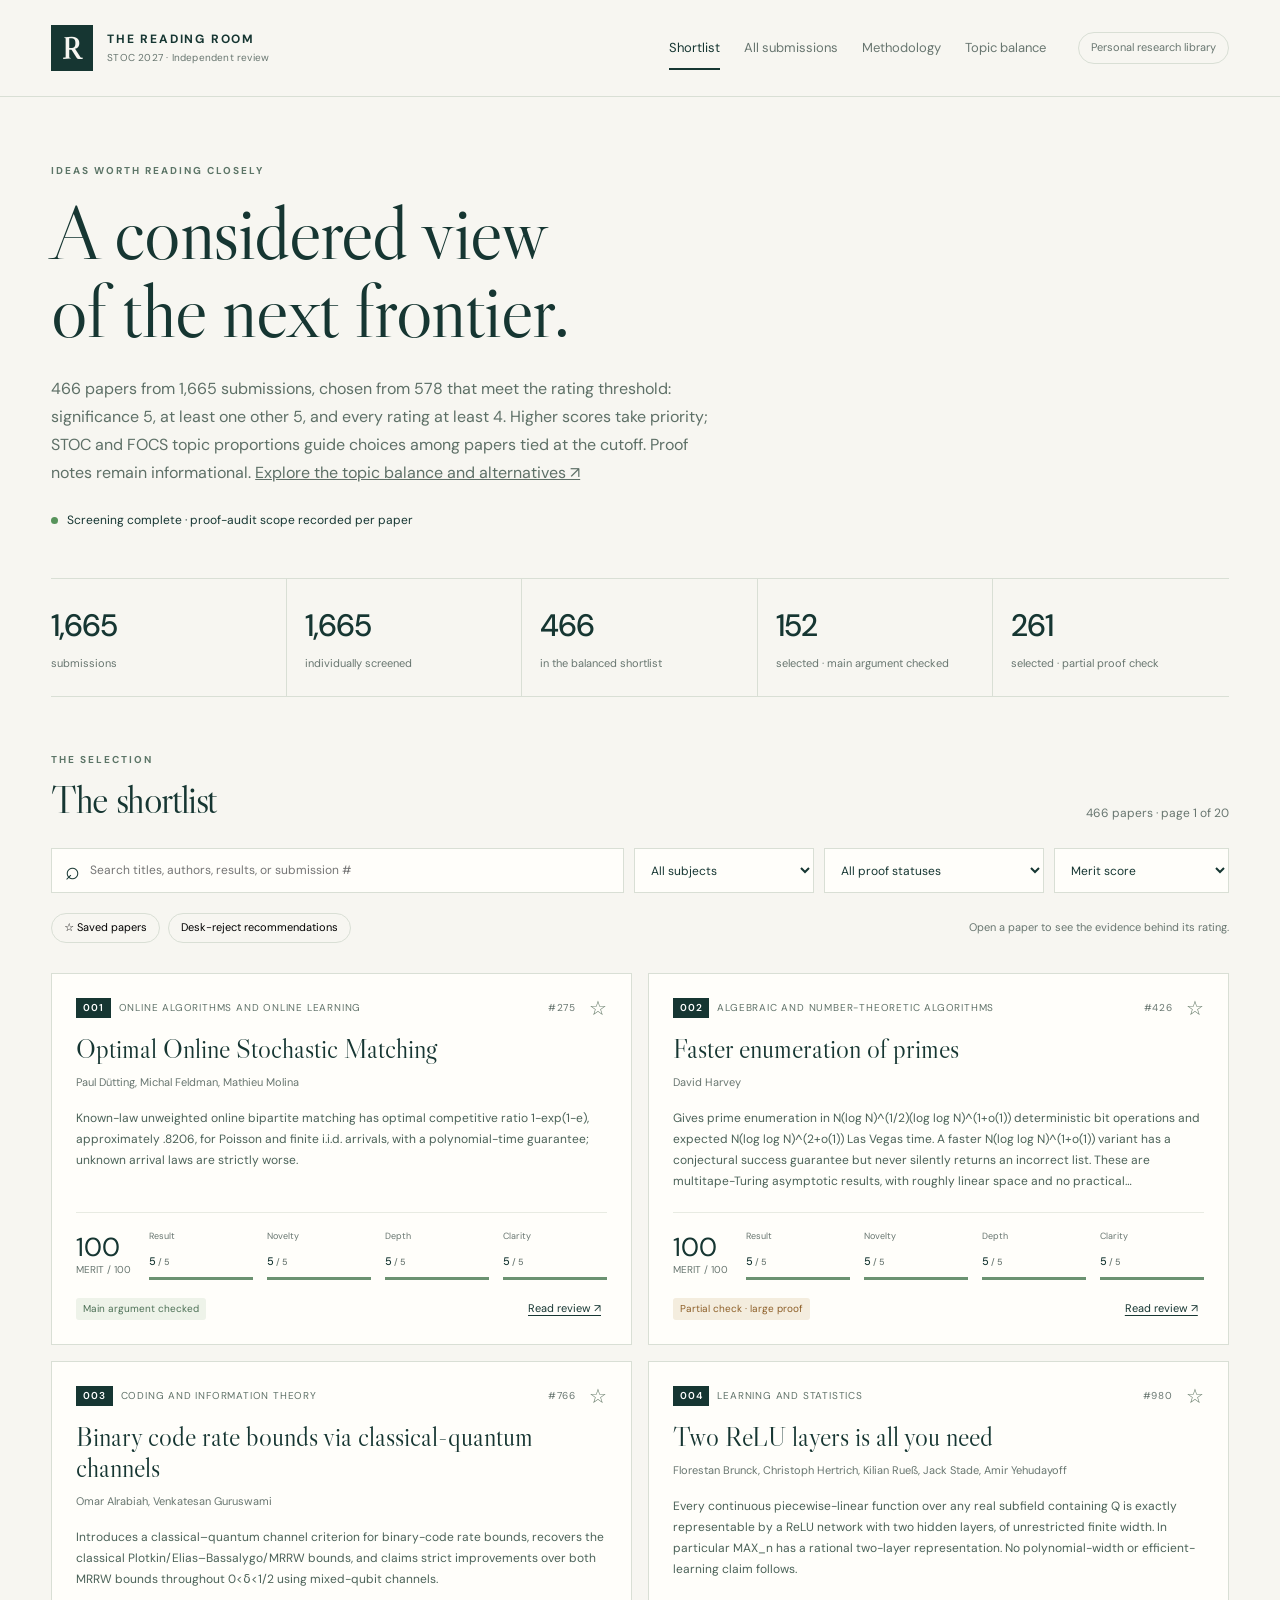
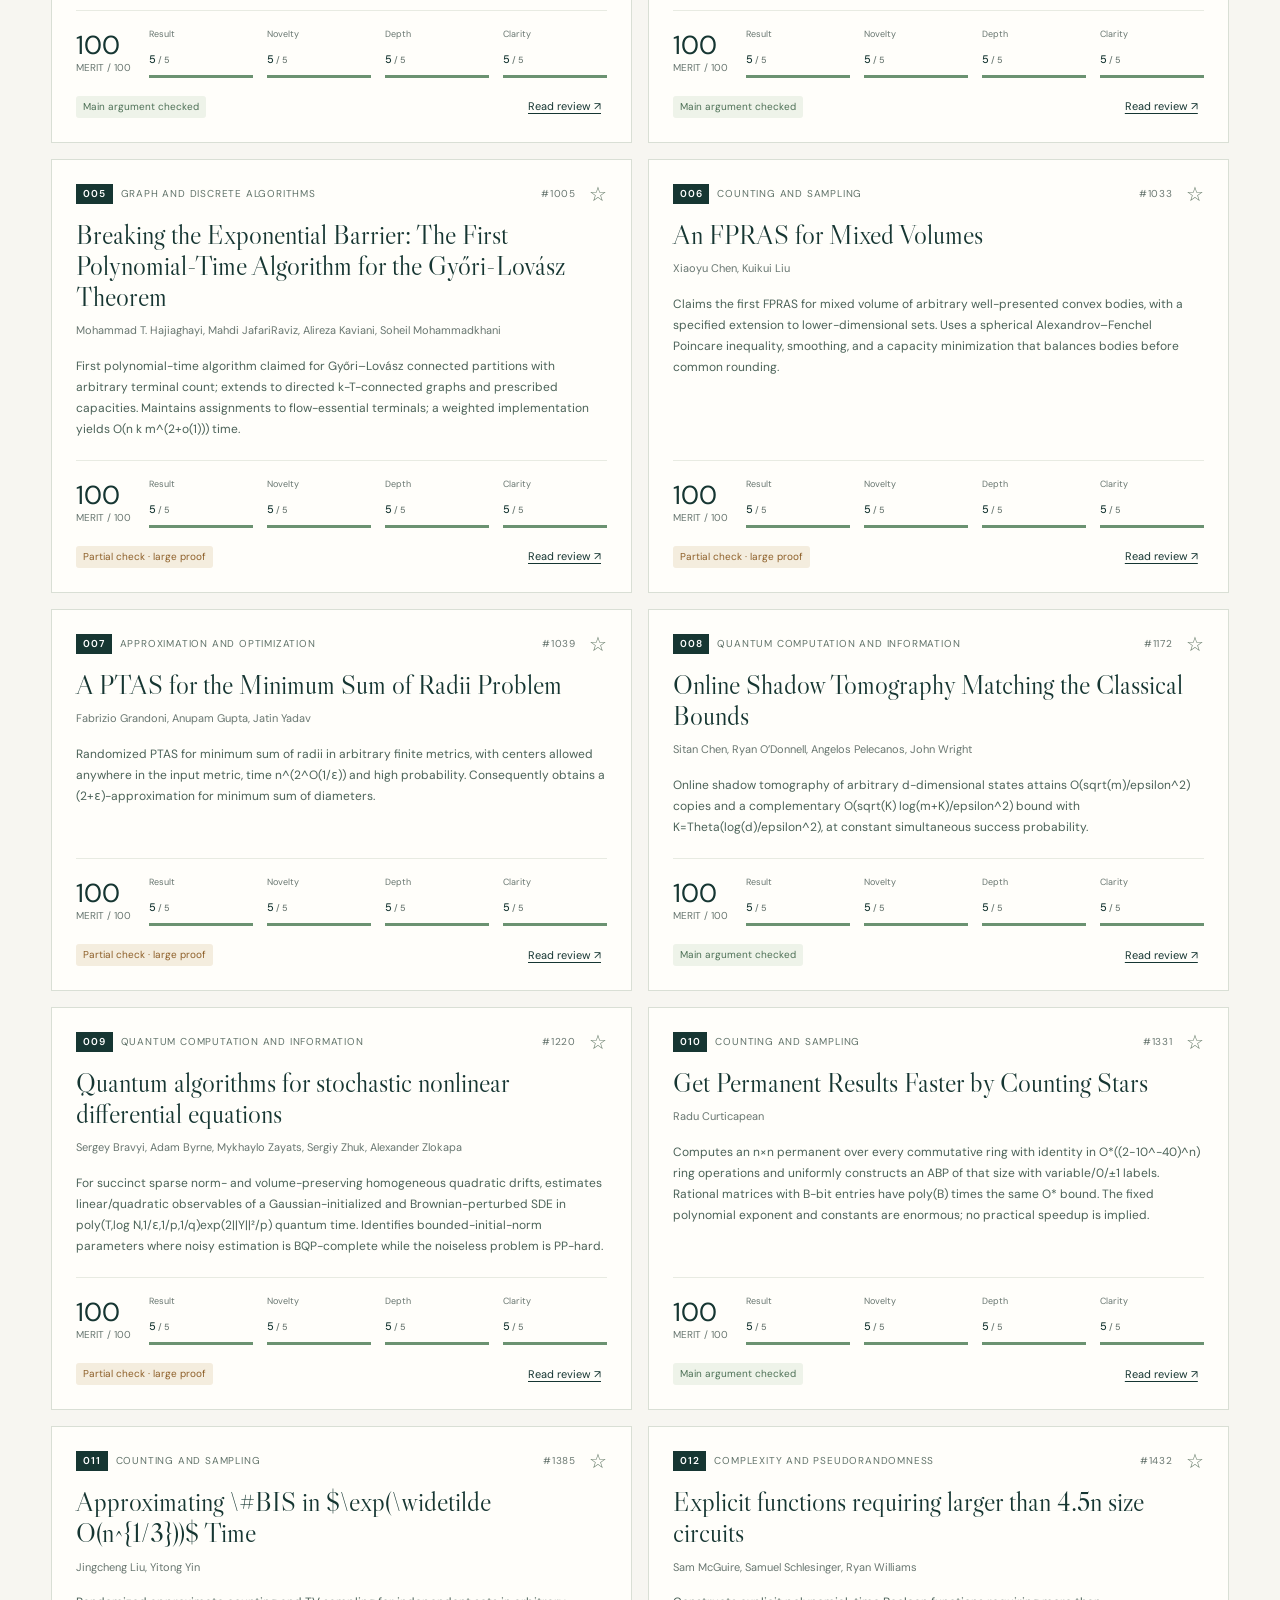
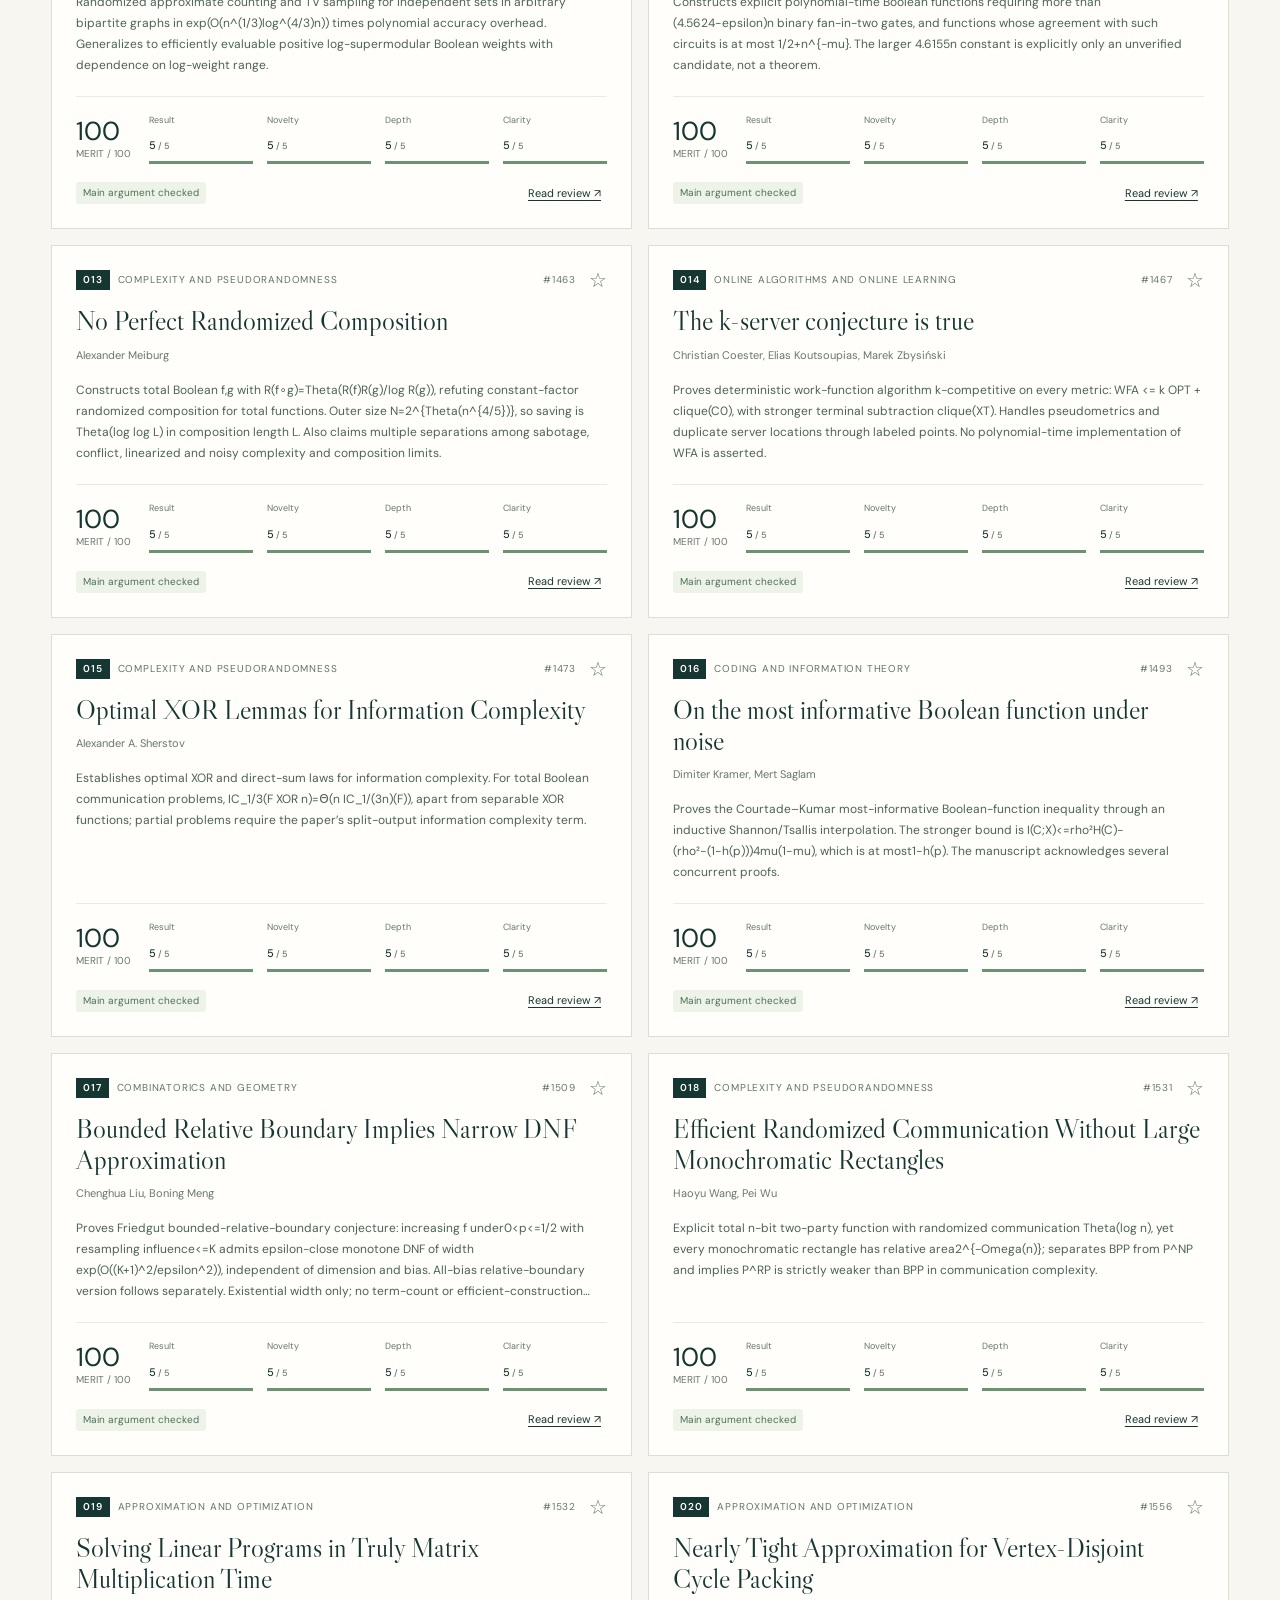
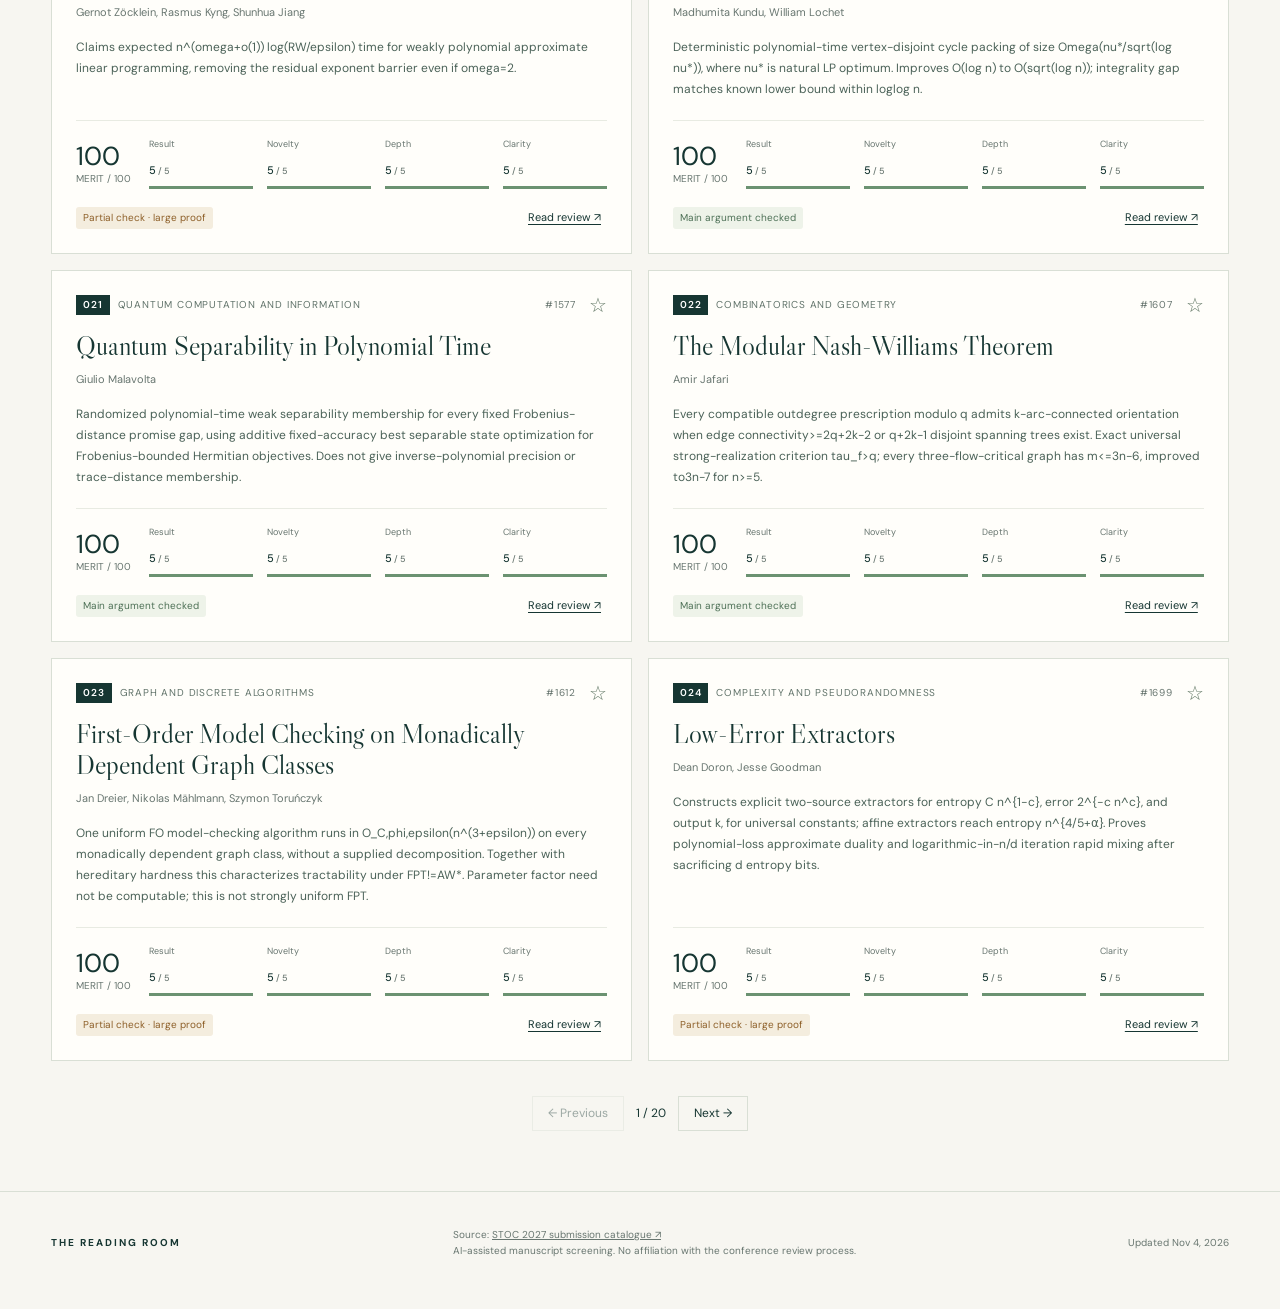
<file: index.html>
<!doctype html>
<html lang="en">
<head><meta charset="utf-8"><meta name="viewport" content="width=device-width,initial-scale=1"><meta name="theme-color" content="#132f2d"><title>STOC 2027 · The Reading Room</title><meta name="description" content="Independent, evidence-linked manuscript reviews and a 466-paper shortlist using explicit ratings and STOC/FOCS topic balance."><link rel="stylesheet" href="style.css?v=topic-balanced-20261104"></head>
<body>
<header class="mast"><a class="brand" href="#"><span class="mark">R</span><span>THE READING ROOM<small>STOC 2027 · Independent review</small></span></a><nav><button data-view="selected" class="nav active">Shortlist</button><button data-view="all" class="nav">All submissions</button><button data-view="method" class="nav">Methodology</button><a class="nav" href="topic-balance/">Topic balance</a></nav><span class="private">Personal research library</span></header>
<main>
<section class="hero" data-count="466"><div class="eyebrow">IDEAS WORTH READING CLOSELY</div><h1>A considered view<br>of the next frontier.</h1><p class="lede">466 papers from 1,665 submissions, chosen from 578 that meet the rating threshold: significance 5, at least one other 5, and every rating at least 4. Higher scores take priority; STOC and FOCS topic proportions guide choices among papers tied at the cutoff. Proof notes remain informational. <a href="topic-balance/">Explore the topic balance and alternatives ↗</a></p><div class="hero-note"><span class="dot"></span><span id="progress-note">Loading review progress…</span></div></section>
<section class="stats" aria-label="Review progress"><div><strong id="count-total">—</strong><span>submissions</span></div><div><strong id="count-reviewed">—</strong><span>individually screened</span></div><div><strong id="count-selected">—</strong><span>in the balanced shortlist</span></div><div><strong id="count-checked">—</strong><span>selected · main argument checked</span></div><div><strong id="count-large">—</strong><span>selected · partial proof check</span></div></section>
<section id="method-panel" hidden class="method panel"><div class="eyebrow">HOW TO READ THIS COLLECTION</div><h2>Merit and correctness are separate questions.</h2><p>This is an independent, AI-assisted reading recommendation, not a STOC programme-committee decision. Scores summarize judgments made from the linked manuscript; they are not measurements of objective scientific worth. The catalogue contains submissions, not confirmed acceptances.</p><div class="method-grid"><article><h3>The selection rule</h3><p>Significance must equal 5. Novelty, technical depth, and exposition must each be at least 4, and at least one of those three must equal 5. This qualifies 578 papers. The 466-paper shortlist retains all 367 papers above 92/100 and selects 99 of the 211 papers tied at 92 using topic balance. Proof-audit status does not affect selection. <a href="topic-balance/">Inspect the allocation and all alternatives ↗</a></p><h3>The display score</h3><p>Each criterion is rated from 1 to 5. Significance contributes 45%, novelty 25%, technical depth 15%, and exposition 15%. A score of 3 means a substantial specialist contribution; 5 is reserved for exceptional advances.</p><p>Author identity, institutional prestige, and AI-assistance disclosures do not determine scores. Merit scores assess the claimed contribution under its stated assumptions. They do not certify correctness. Existing proof notes remain available as additional information.</p></article><article><h3>Proof notes for reference</h3><p><b>Main argument checked:</b> the recorded central argument was traced with no unresolved substantive gap found, subject to any explicitly documented corrections and qualifications. This is a review judgment, not a formal correctness certificate.</p><p><b>Partial check · large proof:</b> specific core steps were inspected, but the proof is too extensive for complete verification here. The review lists both checked and remaining work.</p><p>Proof-status labels, unresolved concerns, and audit limitations remain visible for readers. They are informational and do not determine membership or display order.</p></article><article><h3>Desk-reject recommendations</h3><p>Reserved for concrete manuscript-grounded reasons such as a false main claim, an essential missing argument, a fundamental model mismatch, or no identifiable theoretical contribution. Every recommendation must give evidence.</p><p>A modest result or difficult exposition alone is not a desk-reject reason. An unreviewed manuscript has no score.</p></article><article><h3>Coverage and limitations</h3><p id="method-coverage"></p><p>The PDF links identify the source and relevant pages. Novelty comparisons identify whether previous results were independently checked. The 466-paper target is about 28% of this catalogue, a working target rather than a verified current conference acceptance rate. The official FOCS 2025 rate of 137/546 (25.1%) supplies a 418-paper sensitivity case. Equal weights on STOC 2026 and FOCS 2026 topic proportions guide allocation only at the weighted-score cutoff; historical shares are not official caps. The STOC 2027 committee roster was checked for topic expertise, not converted into quotas. The weighted merit score determines display order; equal scores within each topic are selected by submission number. The final number tie-break is administrative, not a claim of scientific superiority. Closely scored papers should be read as a group, not as precisely ordered scientific merit.</p><a href="data.json" download="stoc2027-review-data.json">Download the review data ↗</a></article></div></section>
<section id="library"><div class="section-head"><div><div class="eyebrow" id="section-eyebrow">THE SELECTION</div><h2 id="section-title">The shortlist</h2></div><span id="result-count" class="muted"></span></div>
<div class="tools"><label class="search"><span aria-hidden="true">⌕</span><input id="search" type="search" placeholder="Search titles, authors, results, or submission #" aria-label="Search papers"></label><select id="area" aria-label="Filter by subject"><option value="">All subjects</option></select><select id="proof" aria-label="Filter by proof status"><option value="">All proof statuses</option><option value="main-proof-checked">Main argument checked</option><option value="partial-large-proof">Partial check · large proof</option><option value="unresolved">Unresolved concern</option><option value="incorrect">Demonstrated flaw</option><option value="not-audited">Screened · no deep audit</option></select><select id="sort" aria-label="Sort papers"><option value="merit">Merit score</option><option value="significance">Result significance</option><option value="exposition">Exposition</option><option value="number">Submission number</option></select></div>
<div class="subtools"><div class="pills"><button id="star-filter" aria-pressed="false">☆ Saved papers</button><button id="desk-filter" aria-pressed="false">Desk-reject recommendations</button></div><p>Open a paper to see the evidence behind its rating.</p></div>
<div id="cards" class="cards" aria-live="polite"></div><div id="pagination" class="pagination"></div>
</section>
</main>
<dialog id="paper-dialog"><div id="paper-detail"></div><button id="close-dialog" class="close" aria-label="Close paper review">×</button></dialog>
<footer><span class="brand-small">THE READING ROOM</span><p>Source: <a href="https://stoc2027.sigact-ec.workers.dev" target="_blank" rel="noopener">STOC 2027 submission catalogue ↗</a><br>AI-assisted manuscript screening. No affiliation with the conference review process.</p><span id="updated"></span></footer>
<script src="app.js?v=topic-balanced-20261104"></script>
</body></html>
</file>
<file: style.css>
@import url('https://fonts.googleapis.com/css2?family=DM+Sans:wght@400;500;600;700&family=Libre+Caslon+Display&display=swap');
:root{--paper:#f7f6f1;--ink:#163632;--muted:#687670;--line:#d9dfd5;--accent:#b5e0af;--white:#fffefa;--warn:#8d5f28;--red:#9b3f35}*{box-sizing:border-box}body{margin:0;background:var(--paper);color:var(--ink);font-family:'DM Sans',system-ui,sans-serif;font-size:15px;line-height:1.6}button,input,select{font:inherit}button,a,input,select{outline-offset:4px}a{color:inherit}button{cursor:pointer}button:disabled{cursor:default;opacity:.4}.mast{max-width:1500px;margin:auto;padding:25px 4vw;display:flex;align-items:center;gap:32px;border-bottom:1px solid var(--line)}.brand{display:flex;align-items:center;gap:14px;text-decoration:none;font-size:12px;letter-spacing:1.8px;font-weight:700}.brand small{display:block;letter-spacing:.2px;font-size:10px;font-weight:400;color:var(--muted)}.mark{display:grid;place-items:center;background:var(--ink);color:var(--paper);font-family:'Libre Caslon Display',Georgia,serif;font-size:30px;width:42px;height:46px}nav{display:flex;gap:24px;margin-left:auto}.nav{text-decoration:none;border:0;background:none;font-size:13px;color:var(--muted);padding:10px 0}.nav.active{color:var(--ink);box-shadow:0 2px 0 var(--ink)}.private{font-size:11px;color:var(--muted);border:1px solid var(--line);border-radius:20px;padding:6px 12px}main{max-width:1390px;margin:auto;padding:0 4vw}.hero{padding:66px 0 48px;position:relative;max-width:900px}.eyebrow{font-size:10px;font-weight:700;letter-spacing:2px;margin-bottom:14px;color:#5c7567}h1,h2{font-family:'Libre Caslon Display',Georgia,serif;font-weight:400;letter-spacing:-1.4px}h1{font-size:clamp(48px,6vw,82px);line-height:1.02;margin:0 0 25px}h2{font-size:39px;line-height:1.2;margin:0}.lede{font-size:16px;line-height:1.75;max-width:660px;color:#5e7067}.hero-note{font-size:12px;display:flex;align-items:center;gap:9px;margin-top:24px}.dot{width:7px;height:7px;border-radius:50%;background:#57935b}.stats{display:grid;grid-template-columns:repeat(5,1fr);border-top:1px solid var(--line);border-bottom:1px solid var(--line);margin-bottom:55px}.stats>div{padding:22px 18px;border-right:1px solid var(--line)}.stats>div:first-child{padding-left:0}.stats>div:last-child{border-right:0}.stats strong{display:block;font-size:31px;letter-spacing:-1px;font-weight:500}.stats span{font-size:11px;color:var(--muted)}.section-head{display:flex;justify-content:space-between;align-items:end;margin-bottom:25px}.section-head .eyebrow{margin-bottom:8px}.muted{color:var(--muted);font-size:12px}.tools{display:grid;grid-template-columns:minmax(260px,1fr) 180px 220px 175px;gap:10px}.search{display:flex;align-items:center;border:1px solid var(--line);background:var(--white);padding:0 13px}.search span{font-size:25px;margin-right:10px}input{border:0;min-width:0;width:100%;background:transparent;padding:12px 0;font-size:12px;color:var(--ink)}select{border:1px solid var(--line);background:var(--white);padding:12px;font-size:12px;color:var(--ink);border-radius:0}.subtools{display:flex;align-items:center;justify-content:space-between;margin:15px 0 25px}.subtools p{color:var(--muted);font-size:11px}.pills{display:flex;gap:8px}.pills button{border:1px solid var(--line);background:none;border-radius:20px;padding:5px 12px;font-size:11px}.pills button[aria-pressed=true]{background:var(--ink);color:white;border-color:var(--ink)}.cards{display:grid;grid-template-columns:repeat(2,minmax(0,1fr));gap:16px}.card{background:var(--white);border:1px solid var(--line);padding:24px;position:relative;display:flex;flex-direction:column;transition:border-color .15s}.card:hover{border-color:#8eaa92}.card-top{display:flex;align-items:center;gap:8px;margin-bottom:15px;font-size:10px;letter-spacing:.8px;text-transform:uppercase}.area{color:#61736a}.number{margin-left:auto;color:var(--muted);white-space:nowrap}.star{border:0;background:none;font-size:20px;line-height:1;color:#667b69;padding:0 0 0 5px}.rank{background:var(--ink);color:white;font-weight:600;padding:2px 7px;font-size:10px}.card h3{font-family:'Libre Caslon Display',Georgia,serif;font-size:27px;line-height:1.15;font-weight:400;letter-spacing:-.2px;margin:0 0 10px}.title-button{text-align:left;border:0;background:none;font:inherit;color:inherit;cursor:pointer;padding:0}.authors{font-size:11px;color:var(--muted);margin:0 0 16px}.summary{font-size:12px;line-height:1.75;color:#4b6258;margin:0 0 20px;display:-webkit-box;-webkit-line-clamp:4;-webkit-box-orient:vertical;overflow:hidden}.score-row{display:flex;gap:18px;align-items:center;border-top:1px solid #e8ebe2;padding-top:16px;margin-top:auto}.merit{font-size:26px;line-height:1;min-width:45px}.merit small{font-size:10px;font-weight:400;color:var(--muted);display:block;margin-top:5px}.mini-scores{display:grid;grid-template-columns:repeat(4,1fr);gap:14px;flex:1}.mini-scores span{font-size:9px;color:var(--muted);display:block;margin-bottom:5px}.mini-scores b{font-size:11px;font-weight:500}.bar{height:3px;background:#e6eadd;margin-top:5px}.bar i{display:block;background:#6b9271;height:3px}.status-row{display:flex;align-items:center;gap:8px;justify-content:space-between;margin-top:18px}.badge{font-size:10px;background:#eef3e9;border-radius:3px;padding:3px 7px;color:#4d7056}.badge.partial{background:#f4edde;color:var(--warn)}.badge.issue{background:#f7e9e3;color:var(--red)}.badge.pending{background:#efefeb;color:#777}.detail-button{border:0;background:none;font-size:11px;text-decoration:underline;text-underline-offset:3px;color:var(--ink)}.empty{grid-column:1/-1;padding:60px 25px;border:1px dashed #b8c7b5;text-align:center}.empty h3{font-family:Georgia,serif;font-weight:400;font-size:25px}.empty p{max-width:620px;margin:15px auto;color:var(--muted);font-size:13px}.empty button,.primary{background:var(--ink);color:white;border:0;padding:10px 17px;font-size:12px}.pagination{display:flex;gap:12px;align-items:center;justify-content:center;margin:35px 0 60px;font-size:12px}.pagination button{background:none;border:1px solid var(--line);padding:7px 15px;color:var(--ink)}.method{margin-bottom:50px}.method>p{max-width:800px;color:var(--muted)}.method-grid{display:grid;grid-template-columns:1fr 1fr;gap:30px;margin-top:30px}.method h3{font-size:17px}.method-grid p{font-size:13px;color:#5e7067}footer{max-width:1390px;margin:auto;border-top:1px solid var(--line);padding:25px 4vw 40px;display:flex;align-items:center;justify-content:space-between;gap:25px;font-size:10px;color:var(--muted)}.brand-small{font-weight:700;letter-spacing:2px;color:var(--ink)}dialog{width:min(850px,94vw);max-height:90vh;border:1px solid var(--line);background:var(--white);padding:42px;color:var(--ink);box-shadow:0 15px 80px #132f2d30}dialog::backdrop{background:#102c2a70;backdrop-filter:blur(4px)}.close{position:absolute;right:15px;top:10px;border:0;background:none;font-size:30px;color:var(--ink)}dialog h2{font-size:38px;margin:15px 0}dialog h3{font-size:15px;margin-top:26px}dialog p,dialog li{font-size:13px;color:#52675d}dialog ul{padding-left:22px}.audit-grid{display:grid;grid-template-columns:1fr 1fr;gap:20px}.proof-box{border-left:3px solid #789e76;background:#f0f4eb;padding:10px 18px;margin-top:25px}.proof-box.partial{border-color:#b4945e;background:#f8f2e8}.proof-box.issue{border-color:#ae6253;background:#faeeea}.source-list a{display:block;font-size:12px;padding:5px 0}.reason{border-bottom:1px solid var(--line);padding:10px 0;font-size:13px}.reason strong{display:block}.reason span{color:var(--muted)}.detail-meta{display:flex;flex-wrap:wrap;gap:10px;font-size:11px;color:var(--muted)}.detail-actions{margin:24px 0}.detail-actions a{display:inline-block;text-decoration:none}.loading{padding:60px;text-align:center}.error{color:var(--red)}
@media(min-width:1400px){.hero:after{content:attr(data-count);position:absolute;left:calc(100% + 10px);top:72px;font-family:'Libre Caslon Display',Georgia,serif;font-size:170px;line-height:1;color:#e0e8da;letter-spacing:-8px;pointer-events:none}}
@media(max-width:1100px){.private{display:none}.tools{grid-template-columns:1fr 1fr}.search{grid-column:1/-1}.tools select:last-child{grid-column:1/-1}.hero{padding-top:42px}.mini-scores{gap:9px}.card{padding:20px}}
@media(max-width:650px){.mast{padding:18px 5vw;align-items:start;flex-direction:column;gap:12px}nav{margin:0;gap:24px}.nav{font-size:12px;padding:4px 0}.hero{padding:36px 0}.lede{font-size:14px}.stats{grid-template-columns:repeat(3,1fr);margin-bottom:35px}.stats>div{padding:13px 8px}.stats>div:nth-child(3){border-right:0}.stats strong{font-size:25px}.stats span{font-size:9px}.stats>div:nth-child(n+4){border-top:1px solid var(--line)}.cards{grid-template-columns:1fr}.tools{grid-template-columns:1fr}.tools select:last-child{grid-column:auto}.subtools{align-items:start;flex-direction:column;gap:0}.pills{flex-wrap:wrap}.section-head{align-items:start;gap:10px}.section-head h2{font-size:31px}.method-grid,.audit-grid{grid-template-columns:1fr;gap:10px}footer{align-items:start;flex-direction:column;gap:10px}dialog{padding:32px 20px}dialog h2{font-size:30px}.card h3{font-size:26px}.score-row{gap:12px}}
</file>
